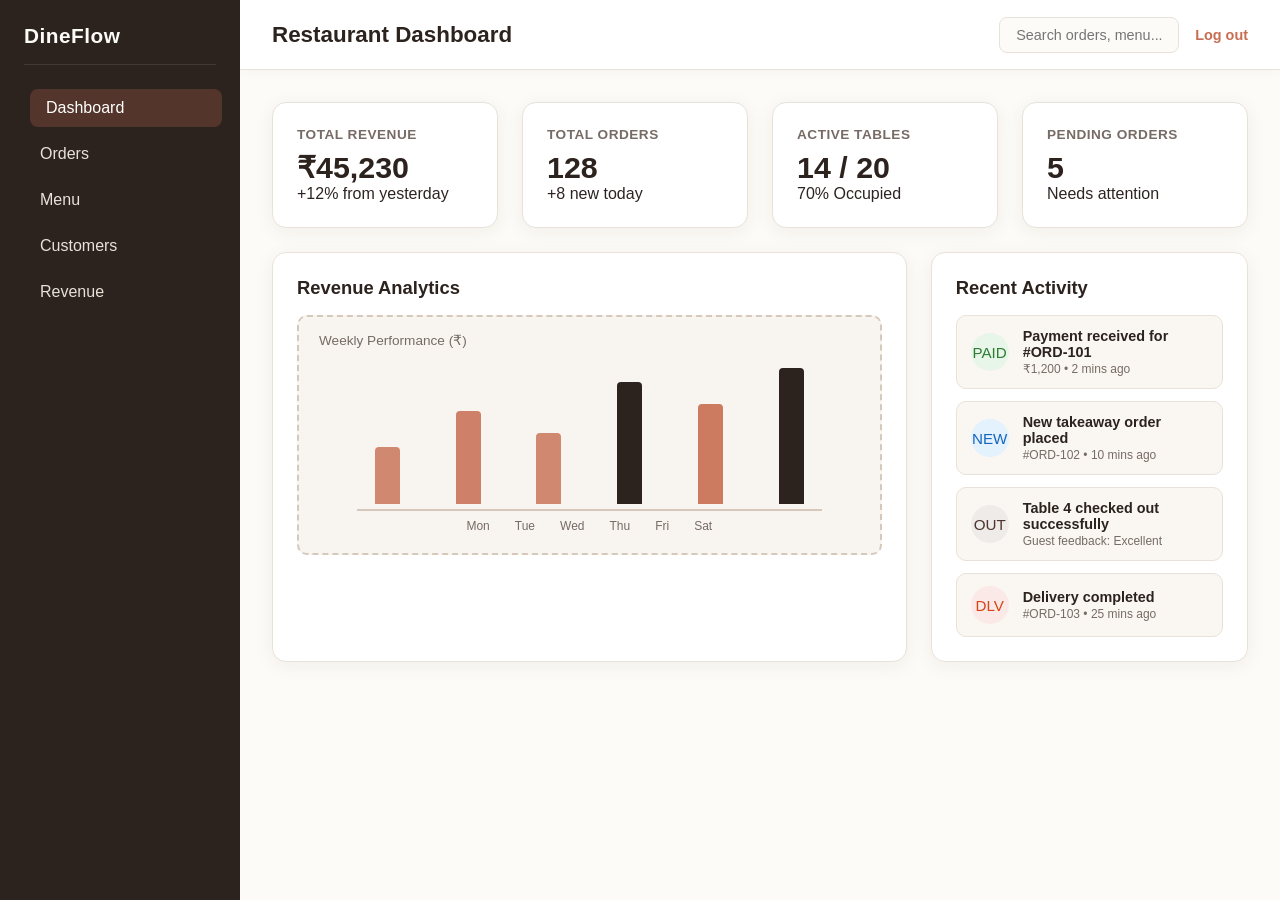
<file: index.html>
<!DOCTYPE html>
<html lang="en">
<head>
    <meta charset="UTF-8">
    <meta name="viewport" content="width=device-width, initial-scale=1.0">
    <title>DineFlow - Dashboard</title>
    <link rel="stylesheet" href="style.css">
</head>
<body>

    <!-- Sidebar -->
    <aside id="sidebar">
        <h2>DineFlow</h2>
        <nav>
            <ul>
                <li><a href="index.html" class="active">Dashboard</a></li>
                <li><a href="orders.html">Orders</a></li>
                <li><a href="menu.html">Menu</a></li>
                <li><a href="customers.html">Customers</a></li>
                <li><a href="revenue.html">Revenue</a></li>
            </ul>
        </nav>
    </aside>

    <!-- Sticky Top Bar with 3-Line Toggle Button -->
    <header>
        <button id="sidebar-toggle" style="background: none; border: none; cursor: pointer; font-size: 1.5rem; color: var(--primary); font-weight: bold; padding: 4px 8px;">☰</button>
        <h1>Restaurant Dashboard</h1>
        <div class="user-actions">
            <input type="text" placeholder="Search orders, menu...">
            <a href="login.html">Log out</a>
        </div>
    </header>

    <!-- Main Content Area -->
    <main>
        <!-- 4 Stat Cards in a Grid -->
        <section class="stats-grid">
            <div class="stat-card">
                <h3>Total Revenue</h3>
                <p>₹45,230</p>
                <span class="trend positive">+12% from yesterday</span>
            </div>
            <div class="stat-card">
                <h3>Total Orders</h3>
                <p>128</p>
                <span class="trend positive">+8 new today</span>
            </div>
            <div class="stat-card">
                <h3>Active Tables</h3>
                <p>14 / 20</p>
                <span class="trend neutral">70% Occupied</span>
            </div>
            <div class="stat-card">
                <h3>Pending Orders</h3>
                <p>5</p>
                <span class="trend warning">Needs attention</span>
            </div>
        </section>

        <!-- Two-Column Section (Chart Left, Activity Right) -->
        <div class="dashboard-grid">
            <!-- Analytics Graph with visual mock bars -->
            <section class="chart-section">
                <h2>Revenue Analytics</h2>
                <div class="chart-placeholder" style="display: flex; flex-direction: column; justify-content: flex-end; align-items: center; padding-bottom: 20px; position: relative;">
                    <div style="position: absolute; top: 15px; left: 20px; font-size: 0.85rem; color: #776B65; font-weight: 500;">Weekly Performance (₹)</div>
                    <!-- Mock Bar Chart UI -->
                    <div style="display: flex; gap: 20px; align-items: flex-end; height: 150px; width: 80%; justify-content: space-around; border-bottom: 2px solid #D6C9BC; padding-bottom: 5px;">
                        <div style="width: 25px; height: 40%; background-color: var(--accent); border-radius: 4px 4px 0 0; opacity: 0.8;"></div>
                        <div style="width: 25px; height: 65%; background-color: var(--accent); border-radius: 4px 4px 0 0; opacity: 0.85;"></div>
                        <div style="width: 25px; height: 50%; background-color: var(--accent); border-radius: 4px 4px 0 0; opacity: 0.8;"></div>
                        <div style="width: 25px; height: 85%; background-color: var(--primary); border-radius: 4px 4px 0 0;"></div>
                        <div style="width: 25px; height: 70%; background-color: var(--accent); border-radius: 4px 4px 0 0; opacity: 0.9;"></div>
                        <div style="width: 25px; height: 95%; background-color: var(--primary); border-radius: 4px 4px 0 0;"></div>
                    </div>
                    <div style="display: flex; gap: 25px; font-size: 0.75rem; color: #776B65; margin-top: 8px;">
                        <span>Mon</span><span>Tue</span><span>Wed</span><span>Thu</span><span>Fri</span><span>Sat</span>
                    </div>
                </div>
            </section>

            <!-- Professional Recent Activity Feed Card -->
            <section class="activity-section">
                <h2>Recent Activity</h2>
                <div class="activity-feed">
                    <div class="activity-item">
                        <div class="activity-icon success">PAID</div>
                        <div class="activity-details">
                            <p class="activity-title">Payment received for #ORD-101</p>
                            <span class="activity-time">₹1,200 • 2 mins ago</span>
                        </div>
                    </div>
                    <div class="activity-item">
                        <div class="activity-icon info">NEW</div>
                        <div class="activity-details">
                            <p class="activity-title">New takeaway order placed</p>
                            <span class="activity-time">#ORD-102 • 10 mins ago</span>
                        </div>
                    </div>
                    <div class="activity-item">
                        <div class="activity-icon neutral">OUT</div>
                        <div class="activity-details">
                            <p class="activity-title">Table 4 checked out successfully</p>
                            <span class="activity-time">Guest feedback: Excellent</span>
                        </div>
                    </div>
                    <div class="activity-item">
                        <div class="activity-icon warning">DLV</div>
                        <div class="activity-details">
                            <p class="activity-title">Delivery completed</p>
                            <span class="activity-time">#ORD-103 • 25 mins ago</span>
                        </div>
                    </div>
                </div>
            </section>
        </div>
    </main>

    <!-- JS for Mobile Sidebar Slide-in Toggle -->
    <script>
        const toggleBtn = document.getElementById('sidebar-toggle');
        const sidebar = document.getElementById('sidebar');

        toggleBtn.addEventListener('click', () => {
            sidebar.classList.toggle('open');
        });
    </script>
</body>
</html>
</file>
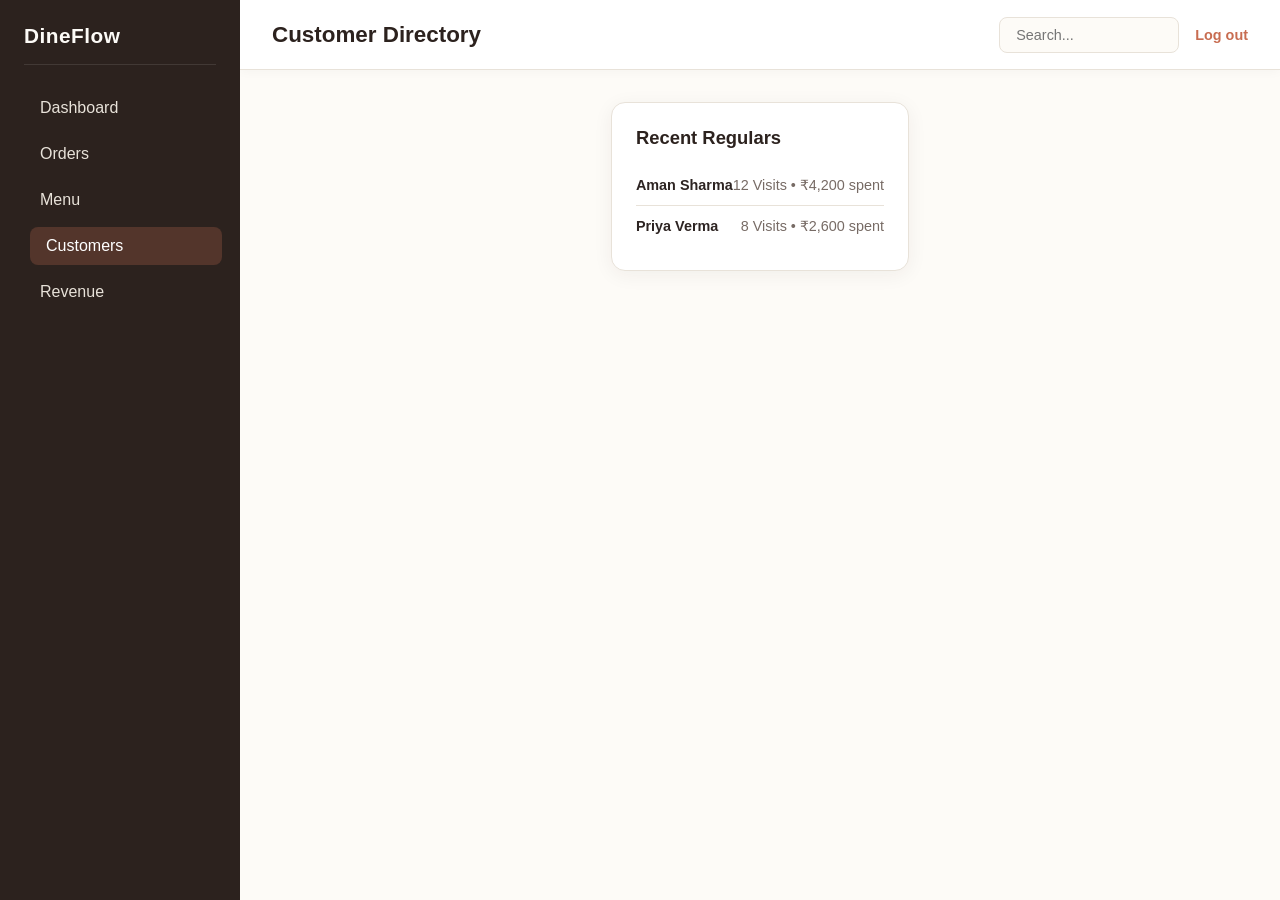
<file: customers.html>
<!DOCTYPE html>
<html lang="en">
<head>
    <meta charset="UTF-8">
    <meta name="viewport" content="width=device-width, initial-scale=1.0">
    <title>DineFlow - Customers</title>
    <link rel="stylesheet" href="style.css">
</head>
<body>
    <aside id="sidebar">
        <h2>DineFlow</h2>
        <nav>
            <ul>
                <li><a href="index.html">Dashboard</a></li>
                <li><a href="orders.html">Orders</a></li>
                <li><a href="menu.html">Menu</a></li>
                <li><a href="customers.html" class="active">Customers</a></li>
                <li><a href="revenue.html">Revenue</a></li>
            </ul>
        </nav>
    </aside>

    <header>
        <button id="sidebar-toggle" style="background: none; border: none; cursor: pointer; font-size: 1.3rem; color: var(--primary);">☰</button>
        <h1>Customer Directory</h1>
        <div class="user-actions">
            <input type="text" placeholder="Search...">
            <a href="login.html">Log out</a>
        </div>
    </header>

    <main>
        <section class="chart-section">
            <h2>Recent Regulars</h2>
            <ul style="list-style: none; margin-top: 16px;">
                <li style="display: flex; justify-content: space-between; padding: 12px 0; border-bottom: 1px solid var(--border); font-size: 0.9rem;">
                    <span><strong>Aman Sharma</strong></span>
                    <span style="color: #776B65;">12 Visits • ₹4,200 spent</span>
                </li>
                <li style="display: flex; justify-content: space-between; padding: 12px 0; font-size: 0.9rem;">
                    <span><strong>Priya Verma</strong></span>
                    <span style="color: #776B65;">8 Visits • ₹2,600 spent</span>
                </li>
            </ul>
        </section>
    </main>

    <script>
        const toggleBtn = document.getElementById('sidebar-toggle');
        const sidebar = document.getElementById('sidebar');
        toggleBtn.addEventListener('click', () => sidebar.classList.toggle('open'));
    </script>
</body>
</html>
</file>
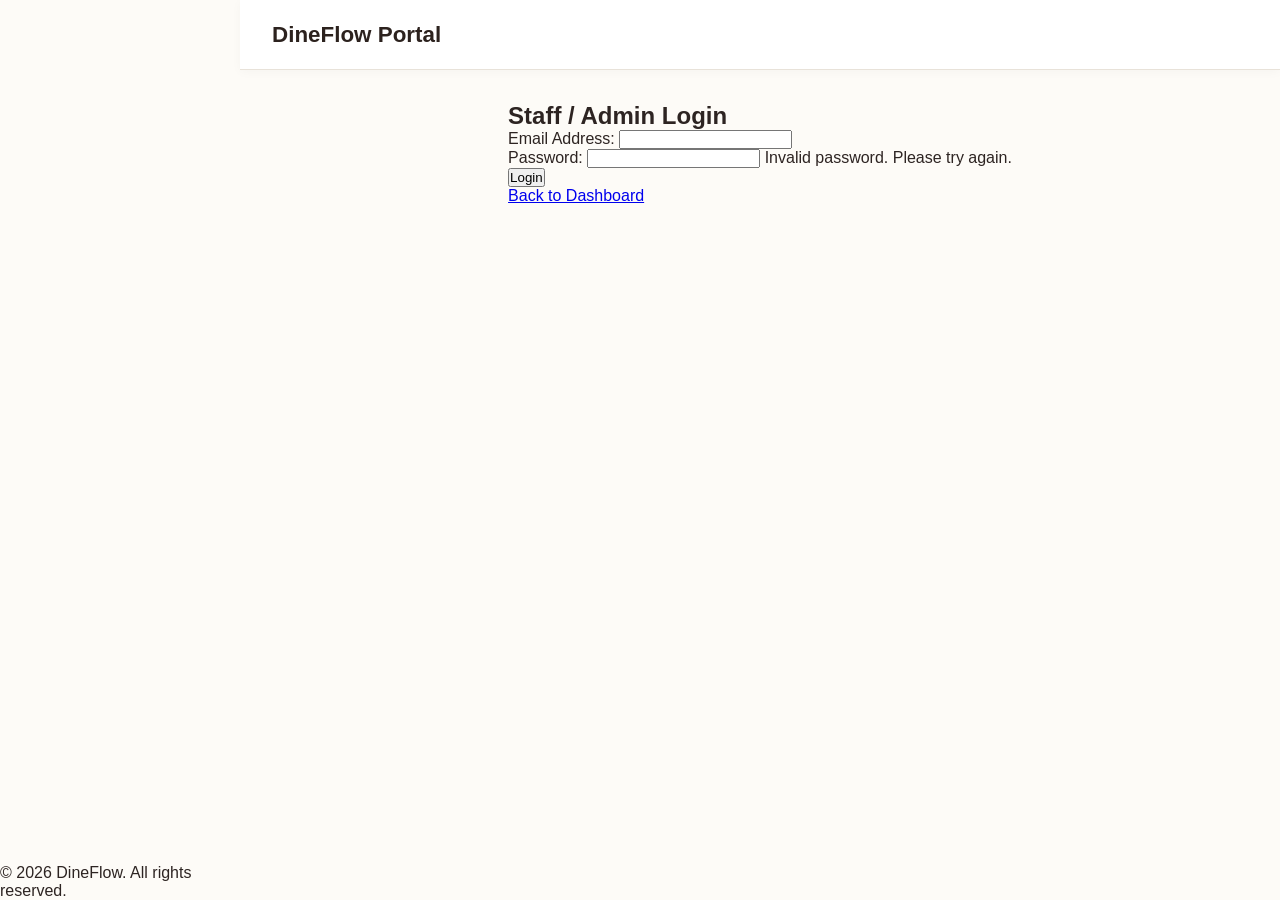
<file: login.html>
<!DOCTYPE html>
<html lang="en">
<head>
    <meta charset="UTF-8">
    <meta name="viewport" content="width=device-width, initial-scale=1.0">
    <title>DineFlow - Login</title>
    <link rel="stylesheet" href="style.css">
</head>
<body class="login-body">

    <header class="login-header">
        <h1>DineFlow Portal</h1>
    </header>

    <main>
        <section class="login-card">
            <h2>Staff / Admin Login</h2>
            <form action="index.html" method="post">
                <!-- Normal Email Field -->
                <div class="form-group">
                    <label for="email">Email Address:</label>
                    <input type="email" id="email" name="email" required>
                </div>

                <!-- Password Field with Error State (Bonus Requirement) -->
                <div class="form-group">
                    <label for="password">Password:</label>
                    <input type="password" id="password" name="password" class="input-error" required>
                    <span class="error-message">Invalid password. Please try again.</span>
                </div>

                <div class="form-group">
                    <button type="submit" class="btn-primary">Login</button>
                </div>
            </form>
            <p><a href="index.html">Back to Dashboard</a></p>
        </section>
    </main>

    <footer>
        <p>&copy; 2026 DineFlow. All rights reserved.</p>
    </footer>

</body>
</html>
</file>
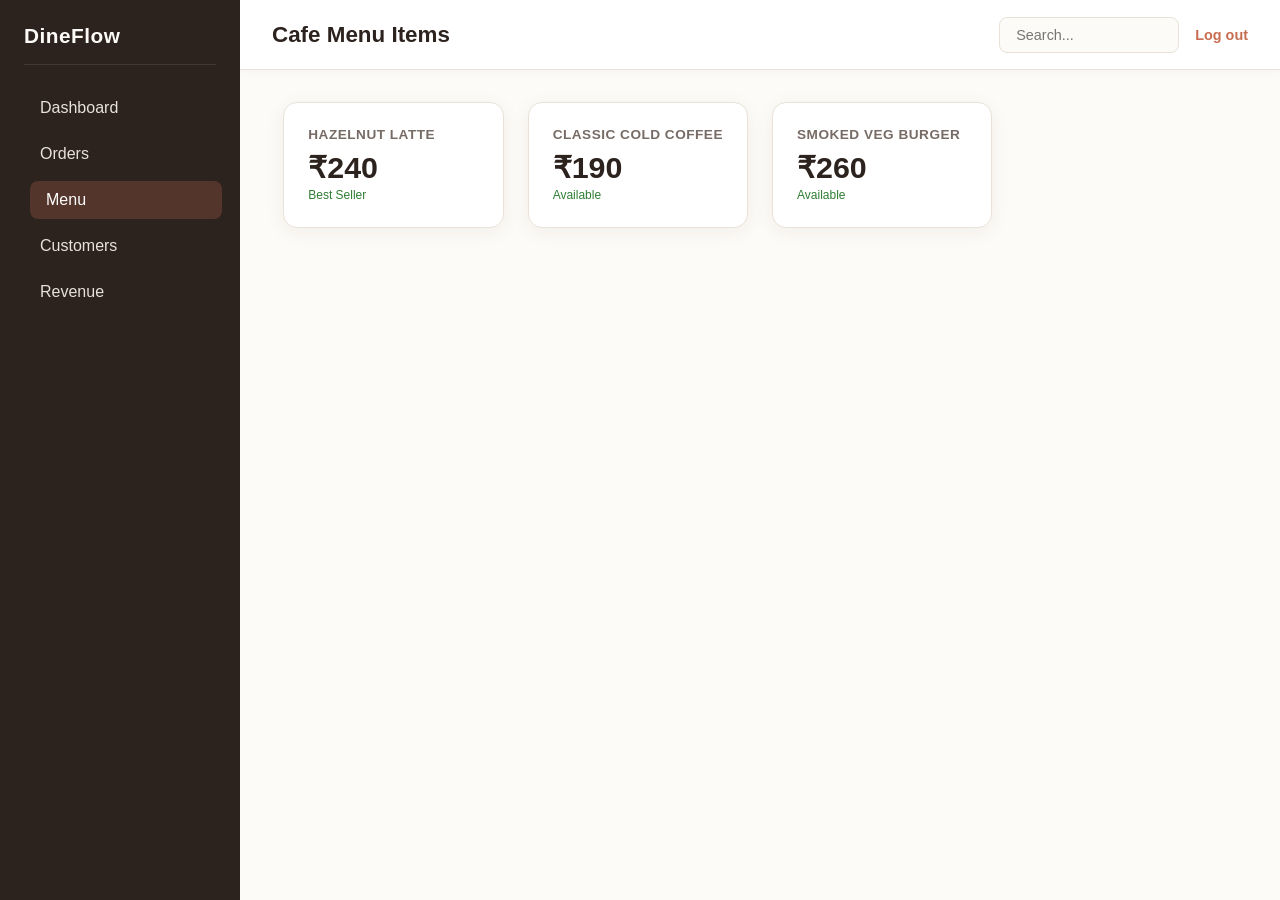
<file: menu.html>
<!DOCTYPE html>
<html lang="en">
<head>
    <meta charset="UTF-8">
    <meta name="viewport" content="width=device-width, initial-scale=1.0">
    <title>DineFlow - Menu</title>
    <link rel="stylesheet" href="style.css">
</head>
<body>
    <aside id="sidebar">
        <h2>DineFlow</h2>
        <nav>
            <ul>
                <li><a href="index.html">Dashboard</a></li>
                <li><a href="orders.html">Orders</a></li>
                <li><a href="menu.html" class="active">Menu</a></li>
                <li><a href="customers.html">Customers</a></li>
                <li><a href="revenue.html">Revenue</a></li>
            </ul>
        </nav>
    </aside>

    <header>
        <button id="sidebar-toggle" style="background: none; border: none; cursor: pointer; font-size: 1.3rem; color: var(--primary);">☰</button>
        <h1>Cafe Menu Items</h1>
        <div class="user-actions">
            <input type="text" placeholder="Search...">
            <a href="login.html">Log out</a>
        </div>
    </header>

    <main>
        <div class="stats-grid">
            <div class="stat-card">
                <h3>Hazelnut Latte</h3>
                <p>₹240</p>
                <span style="font-size: 0.75rem; color: #2E7D32;">Best Seller</span>
            </div>
            <div class="stat-card">
                <h3>Classic Cold Coffee</h3>
                <p>₹190</p>
                <span style="font-size: 0.75rem; color: #2E7D32;">Available</span>
            </div>
            <div class="stat-card">
                <h3>Smoked Veg Burger</h3>
                <p>₹260</p>
                <span style="font-size: 0.75rem; color: #2E7D32;">Available</span>
            </div>
        </div>
    </main>

    <script>
        const toggleBtn = document.getElementById('sidebar-toggle');
        const sidebar = document.getElementById('sidebar');
        toggleBtn.addEventListener('click', () => sidebar.classList.toggle('open'));
    </script>
</body>
</html>
</file>
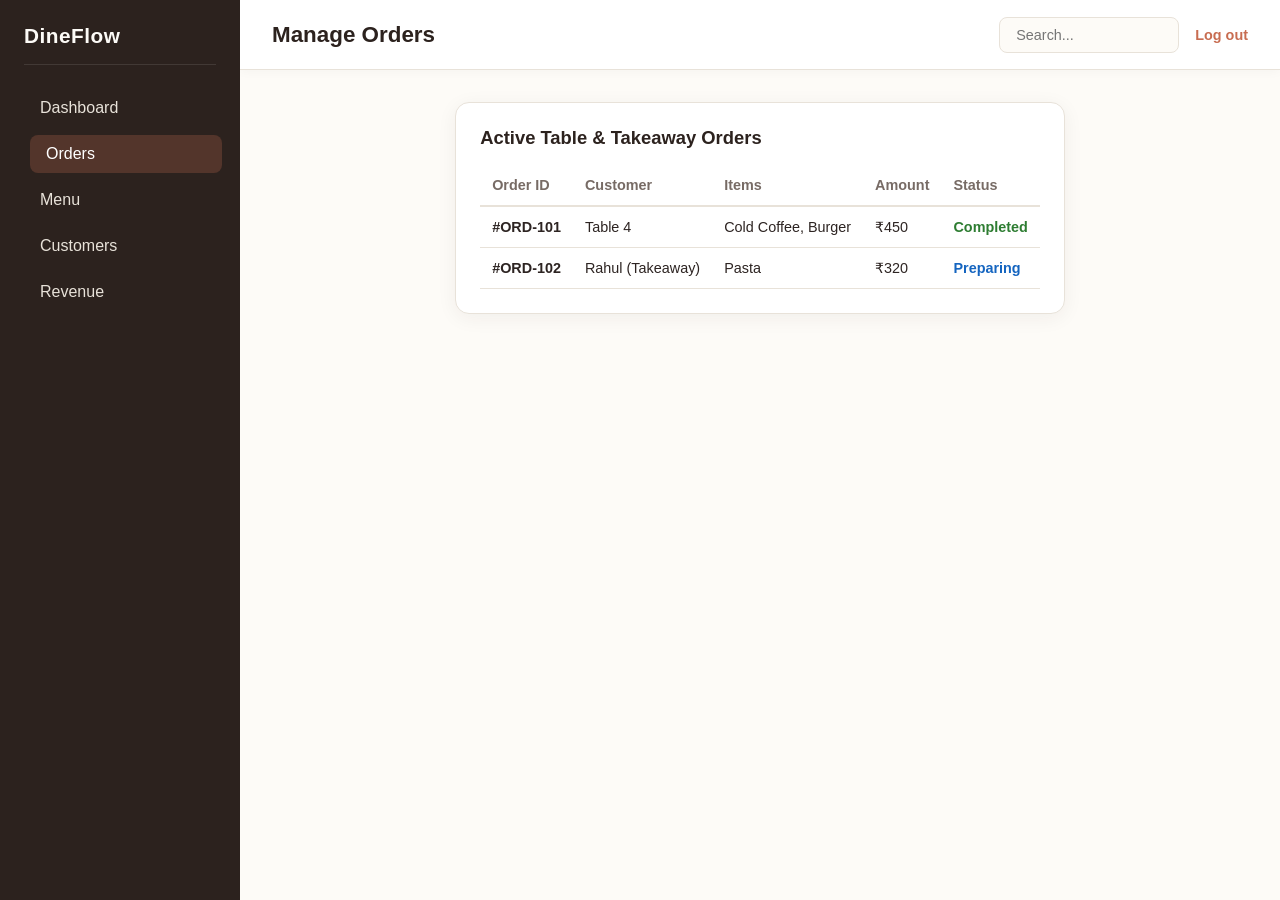
<file: orders.html>
<!DOCTYPE html>
<html lang="en">
<head>
    <meta charset="UTF-8">
    <meta name="viewport" content="width=device-width, initial-scale=1.0">
    <title>DineFlow - Orders</title>
    <link rel="stylesheet" href="style.css">
</head>
<body>
    <aside id="sidebar">
        <h2>DineFlow</h2>
        <nav>
            <ul>
                <li><a href="index.html">Dashboard</a></li>
                <li><a href="orders.html" class="active">Orders</a></li>
                <li><a href="menu.html">Menu</a></li>
                <li><a href="customers.html">Customers</a></li>
                <li><a href="revenue.html">Revenue</a></li>
            </ul>
        </nav>
    </aside>

    <header>
        <button id="sidebar-toggle" style="background: none; border: none; cursor: pointer; font-size: 1.3rem; color: var(--primary);">☰</button>
        <h1>Manage Orders</h1>
        <div class="user-actions">
            <input type="text" placeholder="Search...">
            <a href="login.html">Log out</a>
        </div>
    </header>

    <main>
        <section class="chart-section" style="margin-bottom: 24px;">
            <h2>Active Table & Takeaway Orders</h2>
            <div style="overflow-x: auto; margin-top: 16px;">
                <table style="width: 100%; border-collapse: collapse; text-align: left; font-size: 0.9rem; min-width: 500px;">
                    <thead>
                        <tr style="border-bottom: 2px solid var(--border); color: #776B65;">
                            <th style="padding: 12px;">Order ID</th>
                            <th style="padding: 12px;">Customer</th>
                            <th style="padding: 12px;">Items</th>
                            <th style="padding: 12px;">Amount</th>
                            <th style="padding: 12px;">Status</th>
                        </tr>
                    </thead>
                    <tbody>
                        <tr style="border-bottom: 1px solid var(--border);">
                            <td style="padding: 12px; font-weight: 600;">#ORD-101</td>
                            <td style="padding: 12px;">Table 4</td>
                            <td style="padding: 12px;">Cold Coffee, Burger</td>
                            <td style="padding: 12px;">₹450</td>
                            <td style="padding: 12px;"><span style="color: #2E7D32; font-weight: 600;">Completed</span></td>
                        </tr>
                        <tr style="border-bottom: 1px solid var(--border);">
                            <td style="padding: 12px; font-weight: 600;">#ORD-102</td>
                            <td style="padding: 12px;">Rahul (Takeaway)</td>
                            <td style="padding: 12px;">Pasta</td>
                            <td style="padding: 12px;">₹320</td>
                            <td style="padding: 12px;"><span style="color: #1565C0; font-weight: 600;">Preparing</span></td>
                        </tr>
                    </tbody>
                </table>
            </div>
        </section>
    </main>

    <script>
        const toggleBtn = document.getElementById('sidebar-toggle');
        const sidebar = document.getElementById('sidebar');
        toggleBtn.addEventListener('click', () => sidebar.classList.toggle('open'));
    </script>
</body>
</html>
</file>
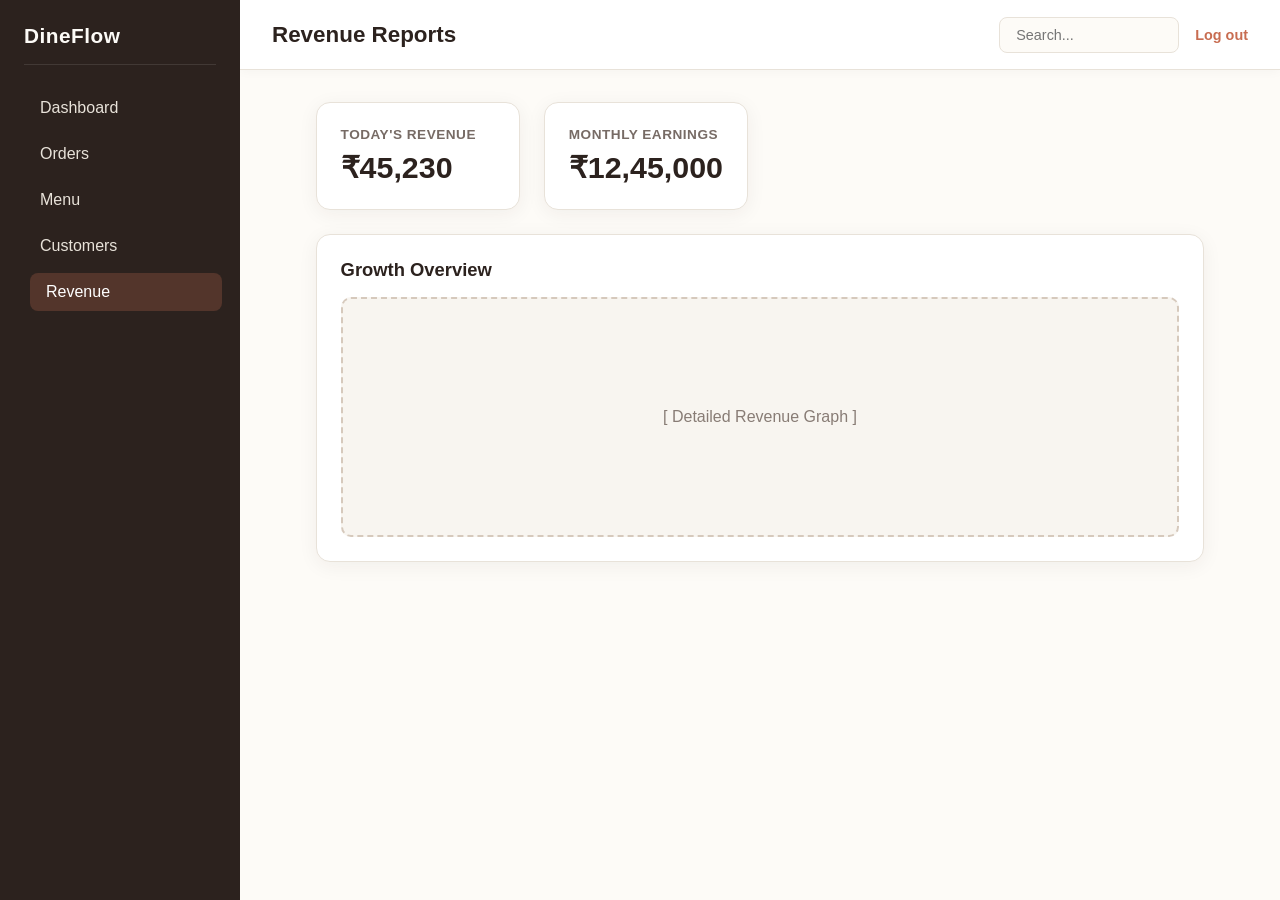
<file: revenue.html>
<!DOCTYPE html>
<html lang="en">
<head>
    <meta charset="UTF-8">
    <meta name="viewport" content="width=device-width, initial-scale=1.0">
    <title>DineFlow - Revenue</title>
    <link rel="stylesheet" href="style.css">
</head>
<body>
    <aside id="sidebar">
        <h2>DineFlow</h2>
        <nav>
            <ul>
                <li><a href="index.html">Dashboard</a></li>
                <li><a href="orders.html">Orders</a></li>
                <li><a href="menu.html">Menu</a></li>
                <li><a href="customers.html">Customers</a></li>
                <li><a href="revenue.html" class="active">Revenue</a></li>
            </ul>
        </nav>
    </aside>

    <header>
        <button id="sidebar-toggle" style="background: none; border: none; cursor: pointer; font-size: 1.3rem; color: var(--primary);">☰</button>
        <h1>Revenue Reports</h1>
        <div class="user-actions">
            <input type="text" placeholder="Search...">
            <a href="login.html">Log out</a>
        </div>
    </header>

    <main>
        <div class="stats-grid" style="margin-bottom: 24px;">
            <div class="stat-card">
                <h3>Today's Revenue</h3>
                <p>₹45,230</p>
            </div>
            <div class="stat-card">
                <h3>Monthly Earnings</h3>
                <p>₹12,45,000</p>
            </div>
        </div>
        <section class="chart-section">
            <h2>Growth Overview</h2>
            <div class="chart-placeholder">
                <p>[ Detailed Revenue Graph ]</p>
            </div>
        </section>
    </main>

    <script>
        const toggleBtn = document.getElementById('sidebar-toggle');
        const sidebar = document.getElementById('sidebar');
        toggleBtn.addEventListener('click', () => sidebar.classList.toggle('open'));
    </script>
</body>
</html>
</file>
<file: style.css>
:root {
    --primary: #2C221E;   
    --secondary: #FDFBF7; 
    --surface: #FFFFFF;   
    --text: #2D2422;      
    --accent: #C86D51;    
    --border: #E8E2D9;    
    --shadow: 0 4px 20px rgba(44, 34, 30, 0.06);
    
    --space-1: 4px;
    --space-2: 8px;
    --space-3: 16px;
    --space-4: 24px;
    --space-5: 32px;
}

* {
    box-sizing: border-box;
    margin: 0;
    padding: 0;
}

/* Smooth Page Load Animation */
@keyframes fadeInUp {
    from {
        opacity: 0;
        transform: translateY(12px);
    }
    to {
        opacity: 1;
        transform: translateY(0);
    }
}

body {
    font-family: 'Inter', sans-serif;
    background-color: var(--secondary);
    color: var(--text);
    display: block;
    min-height: 100vh;
    overflow-x: hidden;
    animation: fadeInUp 0.4s cubic-bezier(0.16, 1, 0.3, 1) forwards;
}

/* Sidebar with smooth transition */
aside {
    position: fixed;
    top: 0;
    left: -240px;
    width: 240px;
    height: 100vh;
    background-color: var(--primary);
    color: #FFFFFF;
    padding: var(--space-4);
    z-index: 200;
    transition: left 0.35s cubic-bezier(0.4, 0, 0.2, 1);
    box-shadow: 6px 0 25px rgba(0,0,0,0.15);
}

aside.open {
    left: 0;
}

aside h2 {
    font-size: 1.3rem;
    margin-bottom: var(--space-4);
    color: #FDFBF7;
    border-bottom: 1px solid rgba(255,255,255,0.1);
    padding-bottom: var(--space-3);
    letter-spacing: 0.5px;
}

aside nav ul {
    list-style: none;
}

aside nav ul li {
    margin-bottom: var(--space-2);
}

aside nav ul li a {
    color: #E8E2D9;
    text-decoration: none;
    display: block;
    padding: 10px var(--space-3);
    border-radius: 8px;
    font-size: 0.95srem;
    font-weight: 500;
    transition: all 0.25s ease;
}

aside nav ul li a:hover,
aside nav ul li a.active {
    background-color: rgba(200, 109, 81, 0.25);
    color: #FFFFFF;
    transform: translateX(6px);
}

/* Sticky Top Bar */
header {
    background-color: var(--surface);
    padding: 0 var(--space-4);
    border-bottom: 1px solid var(--border);
    display: flex;
    justify-content: space-between;
    align-items: center;
    position: sticky;
    top: 0;
    height: 70px;
    z-index: 100;
    box-shadow: 0 2px 10px rgba(44, 34, 30, 0.03);
}

header h1 {
    font-size: clamp(1.1rem, 2.5vw, 1.4rem);
    color: var(--primary);
    font-weight: 600;
}

.user-actions {
    display: flex;
    gap: var(--space-3);
    align-items: center;
}

.user-actions input {
    padding: 9px var(--space-3);
    border: 1px solid var(--border);
    border-radius: 8px;
    background-color: var(--secondary);
    width: 140px;
    font-size: 0.9rem;
    transition: all 0.3s ease;
}

.user-actions input:focus {
    outline: none;
    border-color: var(--accent);
    background-color: var(--surface);
    width: 200px;
    box-shadow: 0 0 0 3px rgba(200, 109, 81, 0.12);
}

.user-actions a {
    color: var(--accent);
    text-decoration: none;
    font-weight: 600;
    font-size: 0.9rem;
    transition: opacity 0.2s;
}

.user-actions a:hover {
    opacity: 0.8;
}

/* Main Content */
main {
    padding: var(--space-3);
    max-width: 1400px;
    margin: 0 auto;
}

/* Stat Cards with Animated Hover Lift */
.stats-grid {
    display: grid;
    grid-template-columns: 1fr;
    gap: var(--space-3);
    margin-bottom: var(--space-4);
}

.stat-card {
    background-color: var(--surface);
    border: 1px solid var(--border);
    border-radius: 14px;
    padding: var(--space-4);
    box-shadow: var(--shadow);
    transition: transform 0.3s cubic-bezier(0.175, 0.885, 0.32, 1.275), box-shadow 0.3s ease, border-color 0.3s ease;
    animation: fadeInUp 0.5s ease-out;
}

.stat-card:hover {
    transform: translateY(-6px);
    box-shadow: 0 12px 30px rgba(44, 34, 30, 0.08);
    border-color: #D6C9BC;
}

.stat-card h3 {
    font-size: 0.85rem;
    text-transform: uppercase;
    letter-spacing: 0.5px;
    color: #776B65;
    margin-bottom: var(--space-2);
}

.stat-card p {
    font-size: clamp(1.5rem, 3vw, 1.9rem);
    font-weight: 700;
    color: var(--primary);
}

/* Two-Column Section */
.dashboard-grid {
    display: grid;
    grid-template-columns: 1fr;
    gap: var(--space-4);
}

.chart-section, .activity-section {
    background-color: var(--surface);
    border: 1px solid var(--border);
    border-radius: 14px;
    padding: var(--space-4);
    box-shadow: var(--shadow);
    animation: fadeInUp 0.6s ease-out;
}

.chart-section h2, .activity-section h2 {
    font-size: 1.15rem;
    color: var(--primary);
    font-weight: 600;
    margin-bottom: var(--space-3);
}

.chart-placeholder {
    height: 240px;
    background-color: #F8F5F0;
    border: 2px dashed #D6C9BC;
    border-radius: 10px;
    display: flex;
    align-items: center;
    justify-content: center;
    color: #887C75;
    font-weight: 500;
    transition: background-color 0.25s ease;
}

.chart-placeholder:hover {
    background-color: #F2ECE1;
}

/* Sleek Modern Activity Feed */
.activity-feed {
    display: flex;
    flex-direction: column;
    gap: 12px;
}

.activity-item {
    display: flex;
    align-items: center;
    gap: 14px;
    padding: 12px 14px;
    background-color: #FAF7F2;
    border-radius: 10px;
    border: 1px solid var(--border);
    transition: transform 0.25s ease, background-color 0.25s ease, box-shadow 0.25s ease;
}

.activity-item:hover {
    transform: translateX(6px);
    background-color: #F4EFE6;
    box-shadow: 0 4px 12px rgba(44, 34, 30, 0.04);
}

.activity-icon {
    width: 38px;
    height: 38px;
    border-radius: 50%;
    display: flex;
    align-items: center;
    justify-content: center;
    font-size: 0.95rem;
    flex-shrink: 0;
}

.activity-icon.success { background-color: #E8F5E9; color: #2E7D32; }
.activity-icon.info { background-color: #E3F2FD; color: #1565C0; }
.activity-icon.neutral { background-color: #EFEBE9; color: #4E342E; }
.activity-icon.warning { background-color: #FBE9E7; color: #D84315; }

.activity-details {
    display: flex;
    flex-direction: column;
    gap: 2px;
}

.activity-title {
    font-size: 0.9rem;
    font-weight: 600;
    color: var(--primary);
}

.activity-time {
    font-size: 0.75rem;
    color: #776B65;
}


/* --- TABLET VIEW (min-width: 768px) --- */
@media (min-width: 768px) {
    main {
        padding: var(--space-4);
    }
    .stats-grid {
        grid-template-columns: repeat(2, 1fr);
        gap: var(--space-4);
    }
    .user-actions input {
        width: 180px;
    }
}


/* --- DESKTOP VIEW (min-width: 1024px) --- */
@media (min-width: 1024px) {
    body {
        display: grid;
        grid-template-columns: 240px 1fr;
        grid-template-rows: 70px 1fr;
    }

    aside {
        position: sticky;
        left: 0;
        top: 0;
        grid-row: 1 / 3;
        height: 100vh;
        width: 240px;
        box-shadow: none;
    }

    header {
        grid-column: 2 / 3;
        height: 70px;
        padding: 0 var(--space-5);
    }

    main {
        grid-column: 2 / 3;
        padding: var(--space-5);
    }

    .stats-grid {
        grid-template-columns: repeat(4, 1fr);
    }

    .dashboard-grid {
        grid-template-columns: 2fr 1fr;
        gap: var(--space-4);
    }

    #sidebar-toggle {
        display: none;
    }
}
</file>
